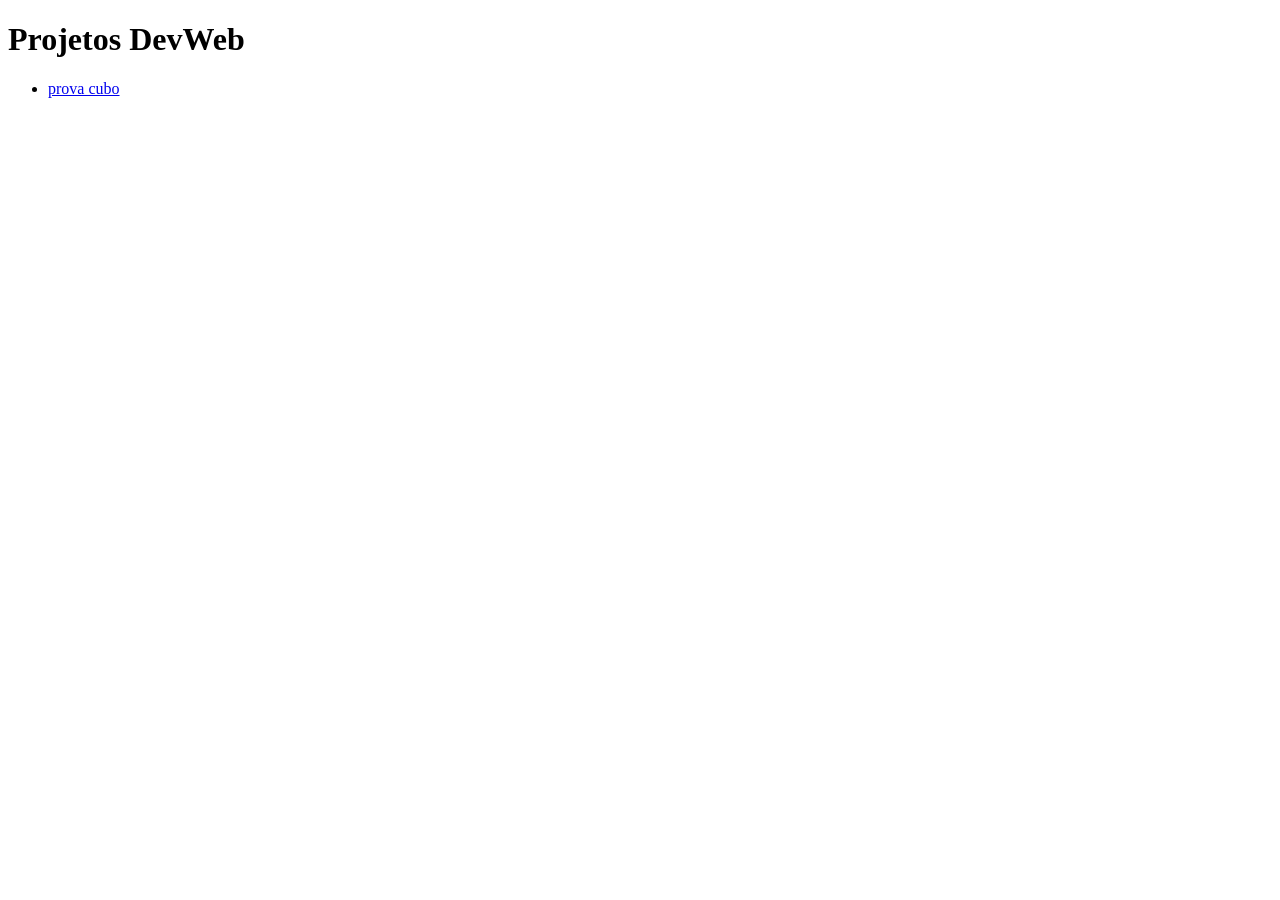
<file: index.html>
<!DOCTYPE html>
<html lang="pt-br">
<head>
    <meta charset="UTF-8">
    <meta name="viewport" content="width=device-width, initial-scale=1.0">
    <title>Projetos DevWeb</title>
</head>
<body>
    <main>
        <h1>
            Projetos DevWeb
        </h1>
        <ul>
            <li>
                <a href="prova-cubo/cubo">prova cubo</a>
            </li>
        </ul>

    </main>
</body>
</html>
</file>
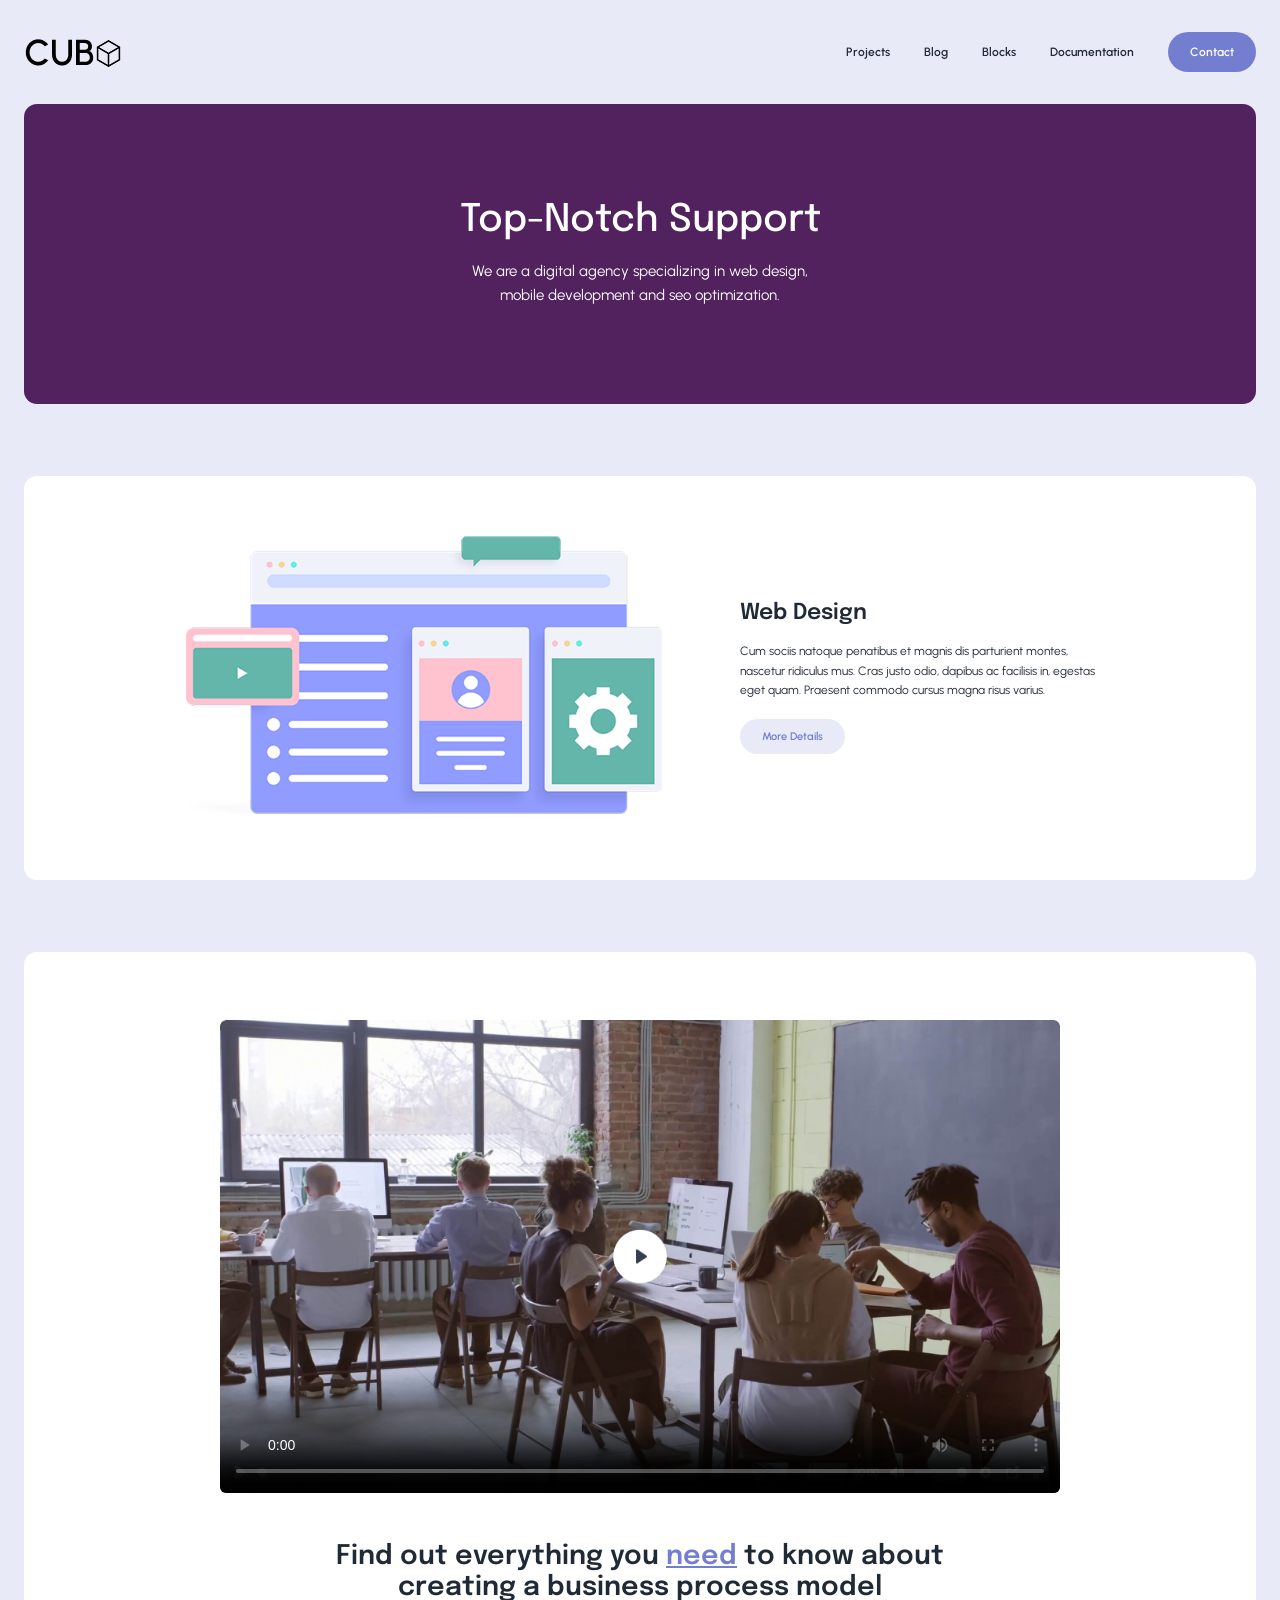
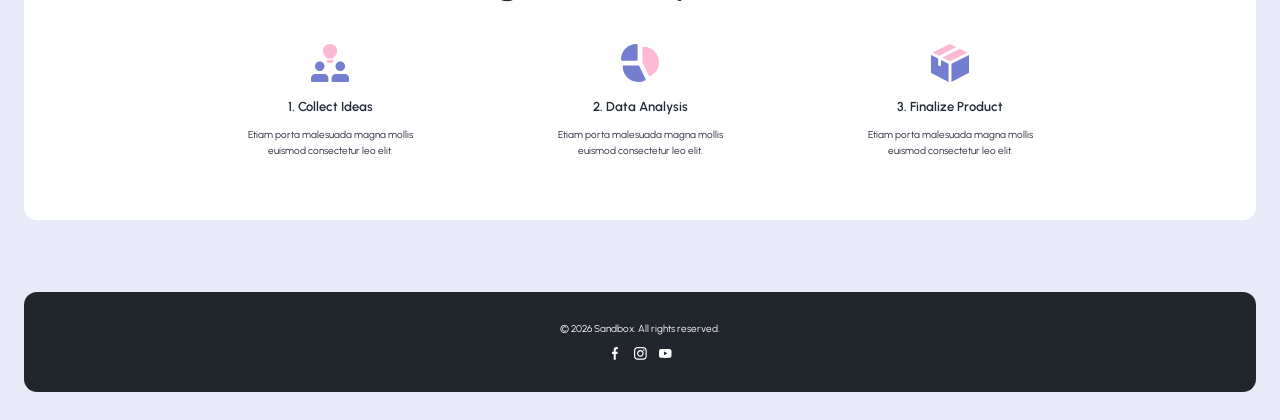
<file: prova-cubo/cubo/index.html>
<!DOCTYPE html>
<html lang="pt-BR">
<head>
    <meta charset="UTF-8">
    <meta name="viewport" content="width=device-width, initial-scale=1.0">
    <title>CUB - Digital Agency</title>
    <link rel="stylesheet" href="css/reset.css">
    <link rel="stylesheet" href="css/style.css">
</head>
<body>
    <header class="cabecalho">
        <a href="#" class="logo"><img src="images/logo-cubo.png" alt="CUB"></a>
        <nav class="menu">
            <a href="#">Projects</a>
            <a href="#">Blog</a>
            <a href="#">Blocks</a>
            <a href="#">Documentation</a>
            <a href="#" class="botao-contato">Contact</a>
        </nav>
    </header>

    <main>
        <section class="banner">
            <h1>Top-Notch Support</h1>
            <p>We are a digital agency specializing in web design,<br>mobile development and seo optimization.</p>
        </section>

        <section class="card web-design">
            <img src="images/web-design-cubo.png" alt="Ilustração de Web Design">
            <div class="web-design-texto">
                <h2>Web Design</h2>
                <p>Cum sociis natoque penatibus et magnis dis parturient montes,<br>
                nascetur ridiculus mus. Cras justo odio, dapibus ac facilisis in, egestas<br>
                eget quam. Praesent commodo cursus magna risus varius.</p>
                <a href="#" class="botao-detalhes">More Details</a>
            </div>
        </section>

        <section class="card processo">
            <video class="video" controls poster="images/video-cubo.png">
                <source src="images/video-cubo.png" type="video/mp4">
                Seu navegador não suporta vídeo.
            </video>

            <h2>Find out everything you <span>need</span> to know about<br>creating a business process model</h2>

            <div class="etapas">
                <div class="etapa">
                    <img src="images/icone-collect-ideas.svg" alt="Collect Ideas">
                    <h3>1. Collect Ideas</h3>
                    <p>Etiam porta malesuada magna mollis<br>euismod consectetur leo elit.</p>
                </div>
                <div class="etapa">
                    <img src="images/icone-data-analysis.svg" alt="Data Analysis">
                    <h3>2. Data Analysis</h3>
                    <p>Etiam porta malesuada magna mollis<br>euismod consectetur leo elit.</p>
                </div>
                <div class="etapa">
                    <img src="images/icone-finalize-product.svg" alt="Finalize Product">
                    <h3>3. Finalize Product</h3>
                    <p>Etiam porta malesuada magna mollis<br>euismod consectetur leo elit.</p>
                </div>
            </div>
        </section>
    </main>

    <footer class="rodape">
        <p>© 2026 Sandbox. All rights reserved.</p>
        <div class="redes">
            <a href="#"><img src="images/facebook.svg" alt="Facebook"></a>
            <a href="#"><img src="images/instagram.svg" alt="Instagram"></a>
            <a href="#"><img src="images/youtube.svg" alt="YouTube"></a>
        </div>
    </footer>
</body>
</html>
</file>
<file: prova-cubo/cubo/css/style.css>
@import url('https://fonts.googleapis.com/css2?family=Epilogue:wght@400;500;600;700&family=Fredoka:wght@400;500;600&family=Nunito:wght@400;500;600;700&family=Oswald:wght@400;500&family=Urbanist:wght@400;500;600;700&display=swap');

html { font-size: clamp(1rem, 2vw + 0.8rem, 3rem); }

body {
    background: #E9EAF8;
    color: #202936;
    font-family: "Urbanist", sans-serif;
    font-size: 16px;
    min-width: 320px;
}

.cabecalho {
    width: calc(100% - 48px);
    max-width: 1460px;
    margin: 0 auto;
    min-height: 104px;
    display: flex;
    align-items: center;
    justify-content: space-between;
}

.logo img { width: 98px; display: block; }

.menu {
    display: flex;
    align-items: center;
    gap: 34px;
    font-size: 12px;
    font-weight: 600;
}

.menu a { color: #202936; }

.botao-contato {
    background: #747ED1;
    color: white !important;
    padding: 13px 22px;
    border-radius: 30px;
}

main { width: calc(100% - 48px); max-width: 1460px; margin: 0 auto; }

.banner {
    height: 300px;
    border-radius: 13px;
    background: #51225E;
    color: white;
    display: flex;
    flex-direction: column;
    align-items: center;
    justify-content: center;
    text-align: center;
    margin-bottom: 72px;
}

.banner h1 {
    font-family: "Epilogue", sans-serif;
    font-size: 38px;
    font-weight: 500;
    margin-bottom: 20px;
}

.banner p {
    font-size: 15px;
    line-height: 1.55;
    font-weight: 400;
}

.card {
    background: #fff;
    border-radius: 13px;
    margin-bottom: 72px;
}

.web-design {
    min-height: 300px;
    padding: 60px 140px;
    display: flex;
    align-items: center;
    justify-content: center;
    gap: 78px;
}

.web-design > img { width: 480px; max-width: 50%; }

.web-design-texto h2 {
    font-family: "Epilogue", sans-serif;
    font-size: 22px;
    font-weight: 600;
    margin-bottom: 18px;
}

.web-design-texto p {
    font-size: 12px;
    line-height: 1.65;
    margin-bottom: 18px;
}

.botao-detalhes {
    display: inline-block;
    padding: 11px 22px;
    border-radius: 25px;
    background: #E9EAF8;
    color: #747ED1;
    font-size: 11px;
    font-weight: 600;
}

.processo {
    min-height: 650px;
    padding: 68px 40px 62px;
    text-align: center;
}

.video {
    display: block;
    width: min(840px, 75%);
    aspect-ratio: 16 / 9;
    object-fit: cover;
    margin: 0 auto 48px;
    border-radius: 6px;
}

.processo > h2 {
    font-family: "Epilogue", sans-serif;
    font-size: 27px;
    line-height: 1.18;
    font-weight: 600;
    margin-bottom: 40px;
}

.processo > h2 span { color: #747ED1; text-decoration: underline; }

.etapas {
    display: flex;
    justify-content: center;
    gap: 100px;
}

.etapa { width: 210px; }

.etapa img {
    height: 38px;
    width: 38px;
    margin: 0 auto 13px;
}

.etapa h3 {
    font-size: 13px;
    font-weight: 600;
    margin-bottom: 13px;
}

.etapa p {
    font-size: 10px;
    line-height: 1.55;
}

.rodape {
    width: calc(100% - 48px);
    max-width: 1460px;
    min-height: 100px;
    margin: 0 auto 28px;
    border-radius: 13px;
    background: #21262C;
    color: white;
    display: flex;
    flex-direction: column;
    align-items: center;
    justify-content: center;
    gap: 12px;
    font-size: 10px;
}

.redes { display: flex; align-items: center; gap: 12px; }
.redes img { width: 13px; height: 13px; object-fit: contain; }

@media screen and (max-width: 900px) {
    .cabecalho { min-height: 90px; }
    .menu { gap: 16px; font-size: 10px; }
    .web-design { padding: 50px; gap: 40px; }
    .web-design > img { width: 45%; }
    .etapas { gap: 30px; }
}

@media screen and (max-width: 600px) {
    .cabecalho { width: calc(100% - 28px); flex-direction: column; gap: 20px; padding: 22px 0; }
    .menu { flex-wrap: wrap; justify-content: center; gap: 12px 16px; }
    main, .rodape { width: calc(100% - 28px); }
    .banner { height: 280px; margin-bottom: 35px; padding: 25px; }
    .banner h1 { font-size: 30px; }
    .banner p { font-size: 13px; }
    .web-design { flex-direction: column; padding: 35px 25px; text-align: center; gap: 25px; }
    .web-design > img { max-width: 100%; width: 90%; }
    .processo { padding: 35px 20px; }
    .video { width: 100%; margin-bottom: 30px; }
    .processo > h2 { font-size: 21px; }
    .etapas { flex-direction: column; align-items: center; gap: 30px; }
}
</file>
